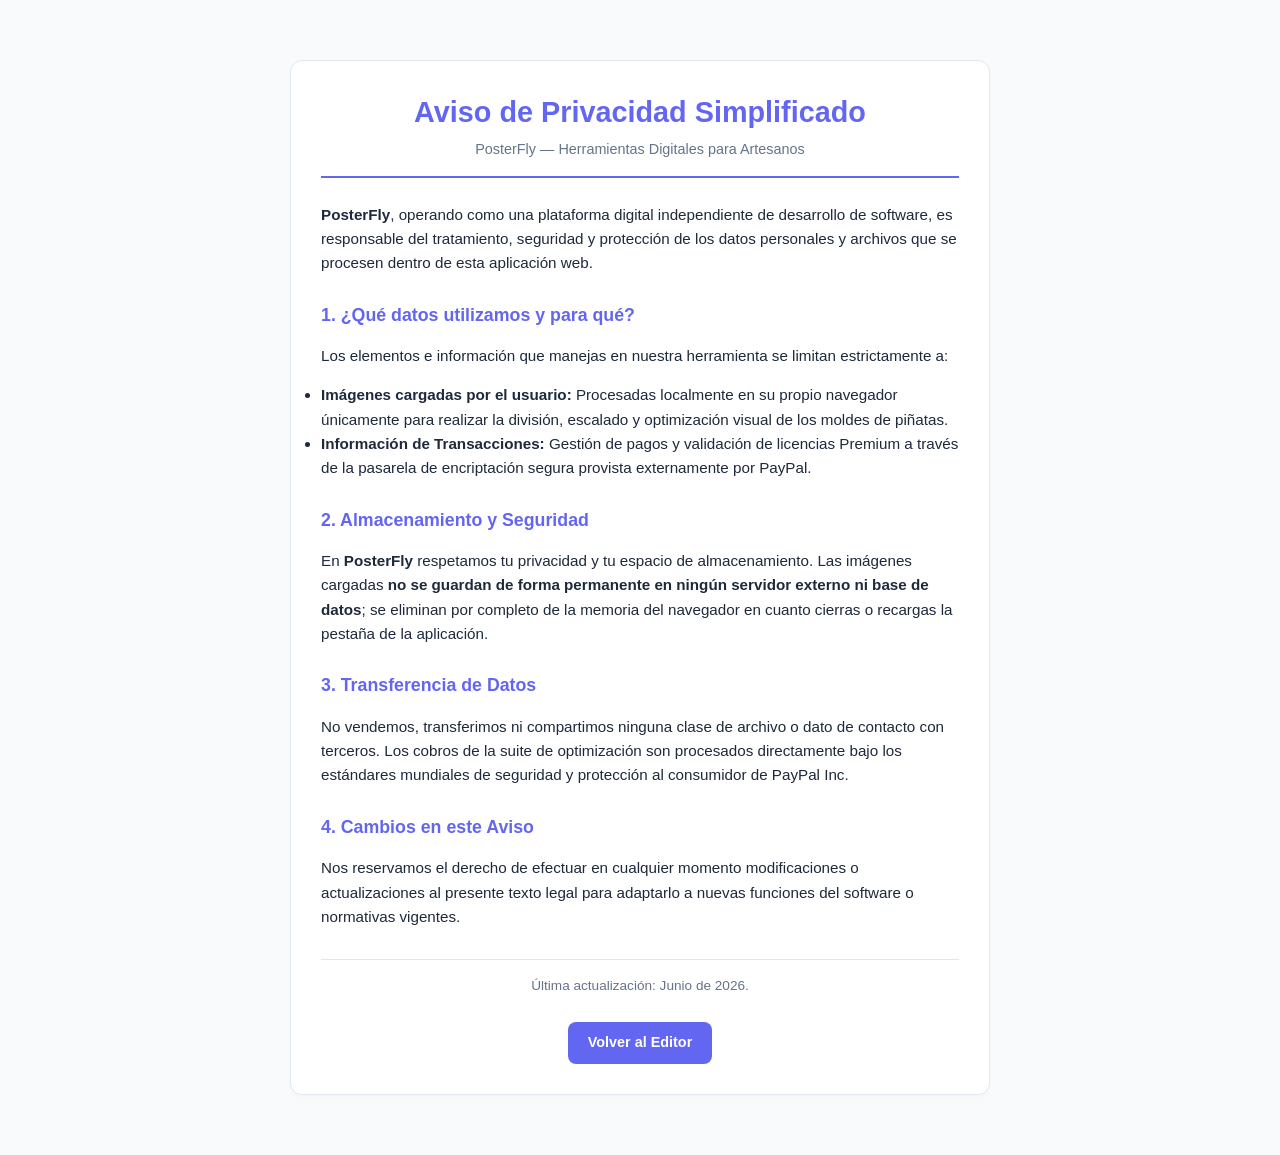
<file: privacidad.html>
<!DOCTYPE html>
<html lang="es">
<head>
    <meta charset="UTF-8">
    <meta name="viewport" content="width=device-width, initial-scale=1.0">
    <link rel="icon" type="image/png" href="logo.png">
    <title>Aviso de Privacidad - PosterFly</title>
    <link rel="stylesheet" href="styles.css">
</head>
<body style="background-color: #F8FAFC; padding: 20px;">

    <div style="max-width: 700px; margin: 40px auto; background: white; padding: 30px; border-radius: 12px; border: 1px solid #E2E8F0; box-shadow: 0 4px 6px rgba(0,0,0,0.02);">
        <header style="text-align: center; margin-bottom: 25px; border-bottom: 2px solid #6366F1; padding-bottom: 15px;">
            <h1 style="color: #6366F1; font-size: 1.8rem;">Aviso de Privacidad Simplificado</h1>
            <p style="color: #64748B; font-size: 0.9rem; margin-top: 5px;">PosterFly — Herramientas Digitales para Artesanos</p>
        </header>

        <main style="font-size: 0.95rem; color: #1E293B; line-height: 1.6; display: flex; flex-direction: column; gap: 15px;">
            <p><strong>PosterFly</strong>, operando como una plataforma digital independiente de desarrollo de software, es responsable del tratamiento, seguridad y protección de los datos personales y archivos que se procesen dentro de esta aplicación web.</p>

            <h3 style="color: #6366F1; margin-top: 10px;">1. ¿Qué datos utilizamos y para qué?</h3>
            <p>Los elementos e información que manejas en nuestra herramienta se limitan estrictamente a:</p>
            <ul>
                <li><strong>Imágenes cargadas por el usuario:</strong> Procesadas localmente en su propio navegador únicamente para realizar la división, escalado y optimización visual de los moldes de piñatas.</li>
                <li><strong>Información de Transacciones:</strong> Gestión de pagos y validación de licencias Premium a través de la pasarela de encriptación segura provista externamente por PayPal.</li>
            </ul>

            <h3 style="color: #6366F1; margin-top: 10px;">2. Almacenamiento y Seguridad</h3>
            <p>En <strong>PosterFly</strong> respetamos tu privacidad y tu espacio de almacenamiento. Las imágenes cargadas <strong>no se guardan de forma permanente en ningún servidor externo ni base de datos</strong>; se eliminan por completo de la memoria del navegador en cuanto cierras o recargas la pestaña de la aplicación.</p>

            <h3 style="color: #6366F1; margin-top: 10px;">3. Transferencia de Datos</h3>
            <p>No vendemos, transferimos ni compartimos ninguna clase de archivo o dato de contacto con terceros. Los cobros de la suite de optimización son procesados directamente bajo los estándares mundiales de seguridad y protección al consumidor de PayPal Inc.</p>

            <h3 style="color: #6366F1; margin-top: 10px;">4. Cambios en este Aviso</h3>
            <p>Nos reservamos el derecho de efectuar en cualquier momento modificaciones o actualizaciones al presente texto legal para adaptarlo a nuevas funciones del software o normativas vigentes.</p>
            
            <p style="font-size: 0.85rem; color: #64748B; border-top: 1px solid #E2E8F0; padding-top: 15px; margin-top: 15px; text-align: center;">
                Última actualización: Junio de 2026.
            </p>
        </main>
        
        <div style="text-align: center; margin-top: 25px;">
            <a href="index.html" style="display: inline-block; background-color: #6366F1; color: white; padding: 10px 20px; border-radius: 8px; text-decoration: none; font-weight: 600; font-size: 0.9rem;">Volver al Editor</a>
        </div>
    </div>

</body>
</html>
</file>
<file: styles.css>
/* Paleta de Colores Moderna y Confortable */
:root {
    --bg-main: #F8FAFC;       
    --panel-bg: #FFFFFF;      
    --primary: #6366F1;       
    --primary-hover: #4F46E5;
    --success: #10B981;       
    --success-hover: #059669;
    --text-dark: #1E293B;     
    --text-muted: #64748B;    
    --border-color: #E2E8F0;  
}

* {
    box-sizing: border-box;
    margin: 0;
    padding: 0;
    touch-action: manipulation; 
}

body {
    background-color: var(--bg-main);
    color: var(--text-dark);
    font-family: '-apple-system', BlinkMacSystemFont, 'Segoe UI', Roboto, sans-serif;
    line-height: 1.5;
}

/* Navbar */
.navbar {
    background-color: var(--panel-bg);
    border-bottom: 2px solid var(--border-color);
    text-align: center;
    padding: 15px 10px;
}

/* Contenedor del logo alineado al centro */
.logo-container {
    display: flex;
    justify-content: center;
    align-items: center;
}

/* Estilo del texto del logo */
.logo {
    font-size: 2rem;
    color: #6366F1; 
    font-weight: 500;
    display: flex;
    align-items: center;
    gap: 10px; 
}

.logo-bold { 
    font-weight: 800; 
}

/* Control exacto del tamaño de tu imagen */
.logo-img {
    width: 35px;  
    height: 35px;
    object-fit: contain;
}

/* Contenedor Adaptable */
.app-container {
    max-width: 1200px;
    margin: 15px auto;
    padding: 0 15px;
    display: flex;
    flex-direction: column;
    gap: 20px;
}

@media (min-width: 768px) {
    .app-container {
        display: grid;
        grid-template-columns: 400px 1fr; 
        gap: 25px;
    }
}

.panel-control, .panel-preview {
    background-color: var(--panel-bg);
    border-radius: 12px;
    padding: 20px;
    border: 1px solid var(--border-color);
    box-shadow: 0 2px 4px rgba(0, 0, 0, 0.02);
}

h2 {
    font-size: 1.1rem;
    color: var(--primary);
    margin-bottom: 15px;
    border-bottom: 1px solid var(--border-color);
    padding-bottom: 8px;
}

.control-group { margin-bottom: 15px; }
.label-title { display: block; font-weight: 600; margin-bottom: 6px; font-size: 0.9rem; }

input[type="number"], select {
    width: 100%;
    padding: 12px; 
    border: 1px solid var(--border-color);
    border-radius: 8px;
    font-size: 1rem;
    outline: none;
    background-color: var(--bg-main);
    -webkit-appearance: none; 
    appearance: none;          
}

input[type="number"]:focus, select:focus {
    border-color: var(--primary);
    background-color: #FFFFFF;
}

/* Zona de Carga */
.drop-zone {
    border: 2px dashed var(--primary);
    background-color: #EEF2FF;
    border-radius: 8px;
    padding: 20px 10px;
    display: flex;
    flex-direction: column;
    align-items: center;
    cursor: pointer;
    text-align: center;
}
.drop-zone .icon { font-size: 1.8rem; margin-bottom: 5px; }
.drop-zone .text { font-size: 0.85rem; color: var(--primary); font-weight: 600; }

/* Botones Modernos Tipo Toggle */
.toggle-options {
    display: flex;
    gap: 10px;
}
.toggle-btn {
    flex: 1;
    cursor: pointer;
}
.toggle-btn input { display: none; }
.toggle-btn span {
    display: block;
    text-align: center;
    background-color: var(--bg-main);
    padding: 10px;
    border-radius: 8px;
    border: 1px solid var(--border-color);
    font-size: 0.9rem;
    font-weight: 500;
}
.toggle-btn input:checked + span {
    background-color: var(--primary);
    color: white;
    border-color: var(--primary);
}

.radio-options {
    display: flex;
    gap: 15px;
    margin-top: 5px;
}
.radio-options label { cursor: pointer; font-size: 0.9rem; display: flex; align-items: center; gap: 5px;}

.helper-text { font-size: 0.75rem; color: var(--text-muted); margin-top: 4px; }

/* Estadísticas */
.stats-box { background-color: #F8FAFC; border: 1px solid var(--border-color); border-radius: 8px; padding: 12px; margin-bottom: 20px; }
.stat-item { font-size: 0.9rem; margin-bottom: 4px; }
.ahorro-text { color: #059669; font-weight: bold; font-size: 0.85rem; margin-left: 5px; }
.stat-badge { display: inline-block; background-color: #D1FAE5; color: #065F46; font-size: 0.7rem; padding: 2px 6px; border-radius: 12px; font-weight: 600; margin-top: 4px; }

.btn-primary {
    width: 100%;
    background-color: var(--success);
    color: white;
    border: none;
    padding: 15px; 
    font-size: 1rem;
    font-weight: 700;
    border-radius: 8px;
    cursor: pointer;
    box-shadow: 0 4px 6px rgba(16, 185, 129, 0.2);
}
.btn-primary:disabled { background-color: var(--border-color); color: var(--text-muted); cursor: not-allowed; box-shadow: none; }

/* Vista Previa Interactiva con Animación de Transición Fluida */
.instruccion-tactil {
    background-color: #FEF3C7;
    color: #92400E;
    padding: 8px 12px;
    border-radius: 6px;
    font-size: 0.8rem;
    margin-bottom: 12px;
}

.preview-wrapper {
    min-height: 300px;
    border: 2px dashed var(--border-color);
    border-radius: 8px;
    display: flex;
    align-items: center;
    justify-content: center;
    background-color: #FAFAFA;
    padding: 10px;
    overflow: auto;
    transition: all 0.3s ease-in-out; /* Corrección para evitar brincos bruscos */
}

.grid-hojas {
    display: grid;
    position: relative;
    box-shadow: 0 10px 15px rgba(0,0,0,0.05);
    background-size: cover;
    background-position: center;
    background-repeat: no-repeat;
    
    /* Configuración para evitar pixelado borroso (Suavizado Vectorial) */
    image-rendering: -webkit-optimize-contrast;
    image-rendering: crisp-edges;
    image-rendering: pixelated;
}

.hoja-celda {
    border: 1px dashed rgba(99, 102, 241, 0.6);
    position: relative;
    cursor: pointer;
    box-sizing: border-box;
    display: flex;
    align-items: center;
    justify-content: center;
    transition: background 0.2s;
}

.hoja-celda:hover {
    background-color: rgba(99, 102, 241, 0.1);
}

.hoja-numero {
    background: rgba(255, 255, 255, 0.8);
    color: var(--text-dark);
    padding: 2px 6px;
    border-radius: 4px;
    font-size: 0.75rem;
    font-weight: bold;
    pointer-events: none; 
}

.hoja-celda.desactivada {
    background-color: rgba(30, 41, 59, 0.85); 
    border: 1px solid #1E293B;
}

.hoja-celda.desactivada .hoja-numero {
    background: #EF4444;
    color: white;
    text-decoration: line-through;
}

/* FAQ */
.faq-section { max-width: 1200px; margin: 25px auto; padding: 0 15px; }
.faq-grid { display: flex; flex-direction: column; gap: 15px; margin-top: 10px; }
@media (min-width: 768px) { .faq-grid { display: grid; grid-template-columns: 1fr 1fr; } }
.faq-item { background: white; padding: 15px; border-radius: 8px; border: 1px solid var(--border-color); }
.faq-item h4 { color: var(--primary); margin-bottom: 5px; font-size: 0.95rem; }
.faq-item p { font-size: 0.85rem; }

footer { text-align: center; padding: 20px; color: var(--text-muted); font-size: 0.8rem; border-top: 1px solid var(--border-color); background: white; margin-top: 20px; }
.hidden { display: none !important; }

/* SECCIÓN PREMIUM VISUAL */
.premium-box {
    background: linear-gradient(135deg, #F5F3FF 0%, #EDE9FE 100%);
    border: 2px solid #C4B5FD;
    border-radius: 10px;
    padding: 15px;
    margin-bottom: 20px;
    box-shadow: 0 4px 12px rgba(99, 102, 241, 0.08);
    animation: sutilBrillo 3s infinite alternate;
}

.premium-header {
    display: flex;
    align-items: center;
    gap: 8px;
    margin-bottom: 6px;
}

.premium-badge {
    background: linear-gradient(90deg, #F59E0B, #D97706);
    color: white;
    font-size: 0.7rem;
    font-weight: 800;
    padding: 2px 6px;
    border-radius: 4px;
    text-transform: uppercase;
    letter-spacing: 0.5px;
}

.premium-header h4 {
    color: #4338CA;
    font-size: 0.95rem;
    font-weight: 700;
}

.premium-text {
    font-size: 0.8rem;
    color: #4C1D95;
    margin-bottom: 12px;
    line-height: 1.3;
}

@keyframes sutilBrillo {
    0% { border-color: #C4B5FD; }
    100% { border-color: #818CF8; box-shadow: 0 4px 15px rgba(99, 102, 241, 0.15); }
}
</file>
